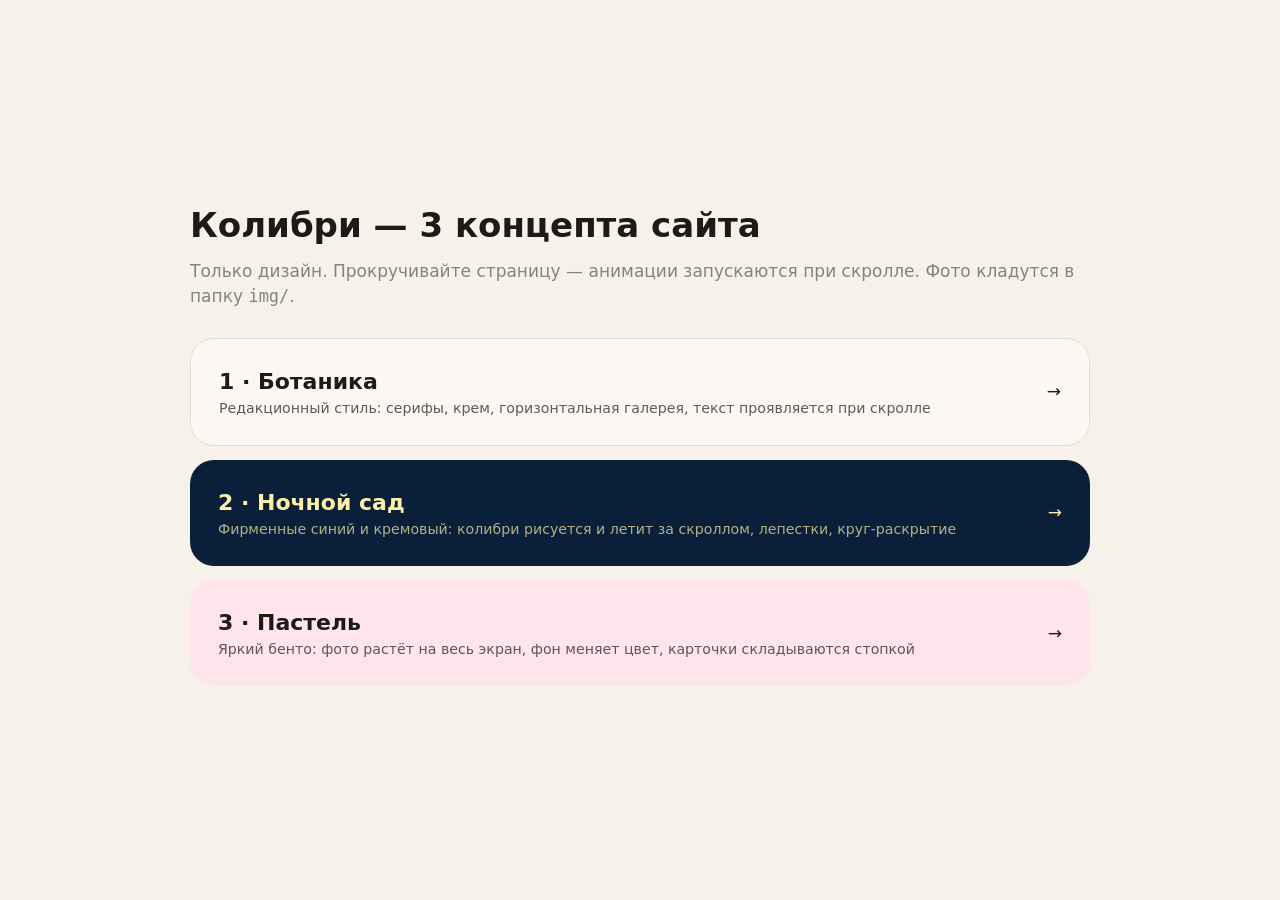
<file: designs/index.html>
<!doctype html>
<html lang="ru"><head><meta charset="utf-8"><meta name="viewport" content="width=device-width, initial-scale=1"><title>Колибри — концепты сайта</title>
<style>
body{margin:0;min-height:100vh;display:grid;place-items:center;background:#f6f1e9;font:500 17px/1.5 system-ui,sans-serif;color:#1d1a17}
main{width:min(900px,100% - 32px);padding:40px 0}h1{font-size:34px;margin:0 0 8px}p{color:#8a8279;margin:0 0 28px}
a{display:flex;justify-content:space-between;align-items:center;padding:26px 28px;margin-bottom:14px;border-radius:24px;text-decoration:none;color:inherit;transition:transform .35s cubic-bezier(.34,1.56,.64,1)}
a:hover{transform:translateY(-4px)}a b{font-size:22px}a small{display:block;opacity:.7}
.a1{background:#fbf8f3;border:1px solid #e3dbcf}.a2{background:#0a1f3a;color:#fdf0a6}.a3{background:#ffe4ec}
</style></head><body><main>
<h1>Колибри — 3 концепта сайта</h1><p>Только дизайн. Прокручивайте страницу — анимации запускаются при скролле. Фото кладутся в папку <code>img/</code>.</p>
<a class="a1" href="1-botanika.html"><span><b>1 · Ботаника</b><small>Редакционный стиль: серифы, крем, горизонтальная галерея, текст проявляется при скролле</small></span>→</a>
<a class="a2" href="2-nochnoy-sad.html"><span><b>2 · Ночной сад</b><small>Фирменные синий и кремовый: колибри рисуется и летит за скроллом, лепестки, круг-раскрытие</small></span>→</a>
<a class="a3" href="3-pastel.html"><span><b>3 · Пастель</b><small>Яркий бенто: фото растёт на весь экран, фон меняет цвет, карточки складываются стопкой</small></span>→</a>
</main></body></html>
</file>
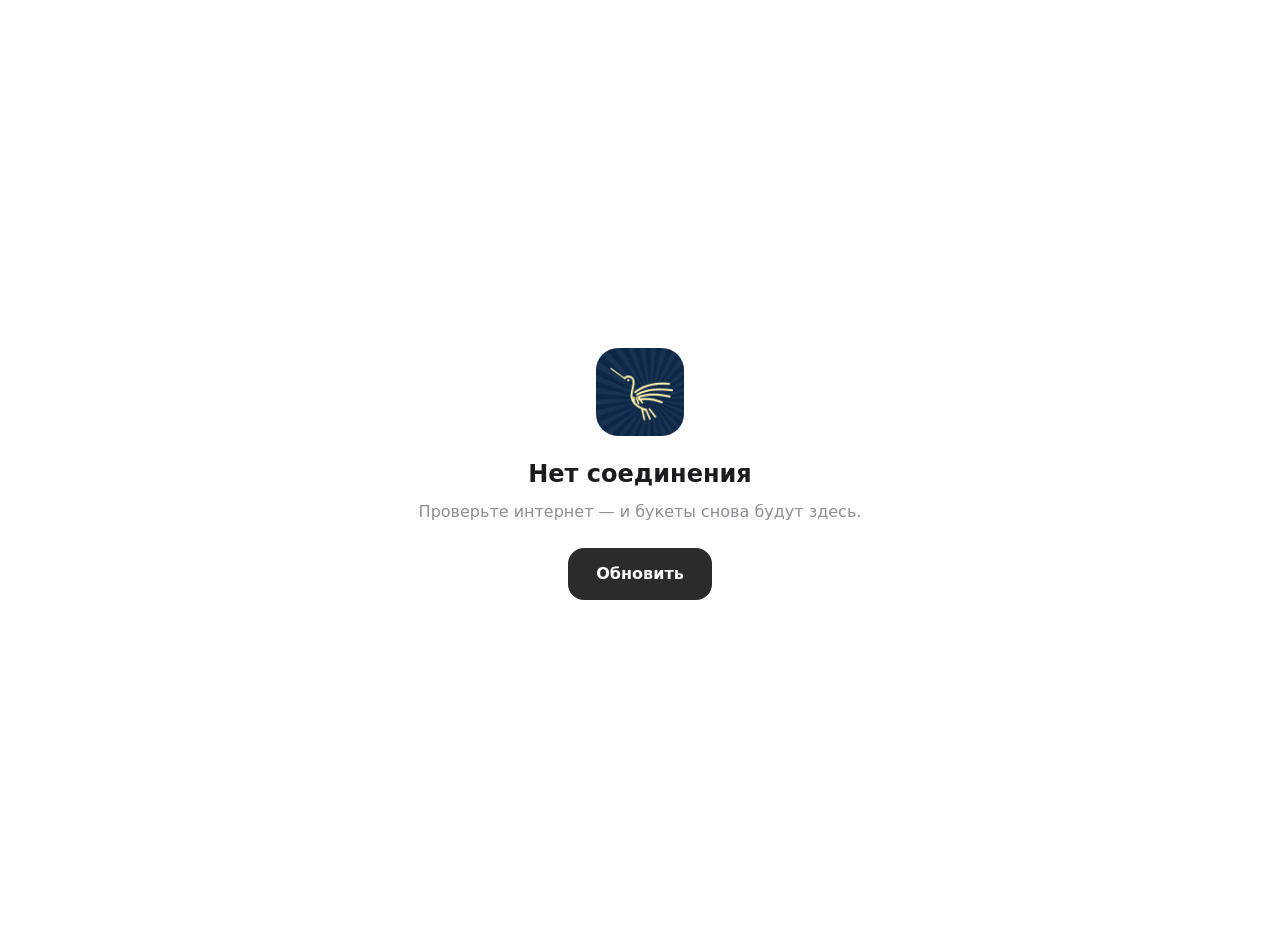
<file: offline.html>
<!doctype html>
<html lang="ru">
<head>
    <meta charset="utf-8">
    <meta name="viewport" content="width=device-width, initial-scale=1">
    <title>Нет соединения — Колибри</title>
    <style>
        body { margin: 0; min-height: 100vh; display: grid; place-items: center; font: 16px/1.5 system-ui, -apple-system, "Segoe UI", Roboto, sans-serif; color: #1c1c1e; text-align: center; padding: 24px; }
        img { width: 88px; height: 88px; border-radius: 22px; margin: 0 auto 20px; display: block; animation: f 5s ease-in-out infinite; }
        h1 { margin: 0 0 8px; font-size: 24px; }
        p { margin: 0 0 24px; color: #8e8e93; }
        button { height: 52px; padding: 0 28px; border: 0; border-radius: 16px; background: #2b2b2b; color: #fff; font: inherit; font-weight: 600; cursor: pointer; }
        @keyframes f { 50% { transform: translateY(-8px) rotate(-3deg); } }
    </style>
</head>
<body>
    <main>
        <img src="assets/icons/icon-192.png" alt="">
        <h1>Нет соединения</h1>
        <p>Проверьте интернет — и букеты снова будут здесь.</p>
        <button type="button" onclick="location.reload()">Обновить</button>
    </main>
</body>
</html>
</file>
